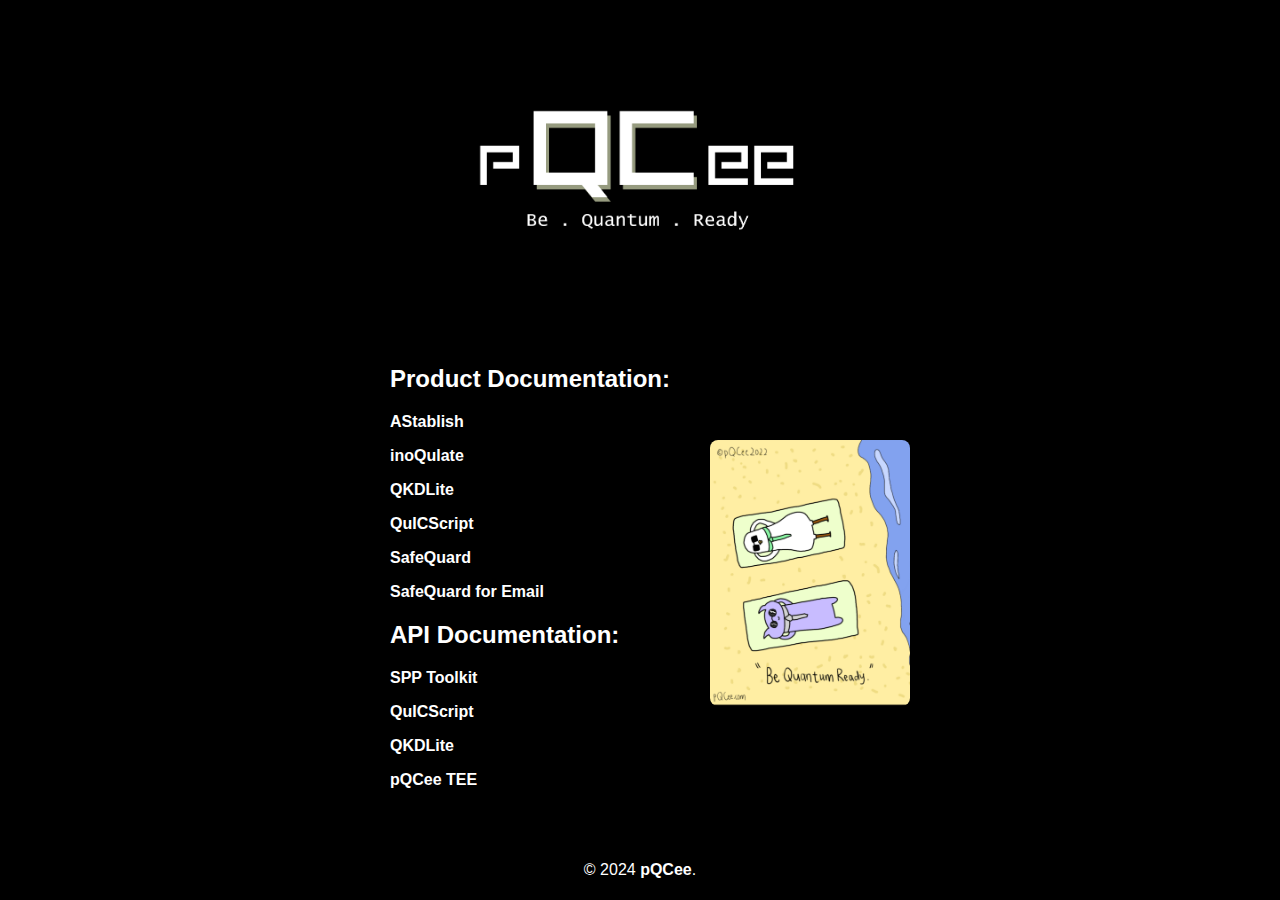
<file: index.html>
<!DOCTYPE html>
<html lang="en">
<head>
    <title>pQCee Github Home Page</title>
    <style>
        body {
            font-family: Arial, sans-serif;
            margin: 0;
            padding: 0;
            background-color: black;
            color: white;
        }
        header {
            background-color: black;
            color: white;
            padding: 1em 0;
            text-align: center;
        }
        .container {
            display: flex;
            justify-content: center;
            align-items: center;
            padding: 20px;
            max-width: 1200px;
            margin: auto;
        }
        main {
            flex: 1;
            padding: 20px;
            max-width: 300px;
        }
        .image1 img {
            max-width: 200px;
            border-radius: 8px;
        }
        .image2 img {
            width: 400px;
            border-radius: 8px;
        }
        h1 {
            font-size: 2em;
            margin-bottom: 0.5em;
        }
        ul {
            list-style: none;
            padding: 0;
        }
        li {
            margin: 1em 0;
        }
        a {
            text-decoration: none;
            color: white;
            font-weight: bold;
        }
        a:hover {
            text-decoration: underline;
        }
        footer {
            margin-top: auto;
            background-color: black;
            color: white;
            text-align: center;
            padding: 1em 0;
            position: relative;
            bottom: 0;
            width: 100%;
        }
    </style>
</head>
<body>
    <header>
        <div class="image2">
            <img src="image/pQCee-logo.png" alt="pQCee Logo">
        </div>
    </header>
    <div class="container">
        <main>
            <h2>Product Documentation:</h2>
            <ul>
                <li><a href="https://pqcee.github.io/AStablish-manual/" target="_blank">AStablish</a></li>
                <li><a href="https://pqcee.github.io/inoQulate-manual/" target="_blank">inoQulate</a></li>
                <li><a href="https://pqcee.github.io/QKDLite-manual/" target="_blank">QKDLite</a></li>
                <li><a href="https://pqcee.github.io/QuICScript-manual/" target="_blank">QuICScript<a></li>
                <li><a href="https://pqcee.github.io/SafeQuard-manual/" target="_blank">SafeQuard</a></li>
                <li><a href="https://pqcee.github.io/SafeQuard-for-email-manual/" target="_blank">SafeQuard for Email</a></li>
            </ul>
            <h2>API Documentation:</h2>
            <ul>
                <li><a href="https://pqcee.github.io/spp-toolkit-manual/" target="_blank">SPP Toolkit</a></li>
                <li><a href="https://pqcee.github.io/QuICScript-manual/using_QuICScript.html#api-reference" target="_blank">QuICScript</a></li>
                <li><a href="https://pqcee.github.io/QKDLite-manual/rest_api.html" target="_blank">QKDLite</a></li>
                <li><a href="https://pqcee.github.io/pQCee-TEE-manual/api-reference.html" target="_blank">pQCee TEE</a></li>
            </ul>
        </main>
        <div class="image1">
            <img src="image/pQCee-comic.png" alt="pQCee Comic">
        </div>
    </div>
    <footer>
        &copy; 2024 <a href="https://www.pqcee.com/" target="_blank" style="color: white; text-decoration: none;">pQCee</a>.
    </footer>
</body>
</html>
</file>
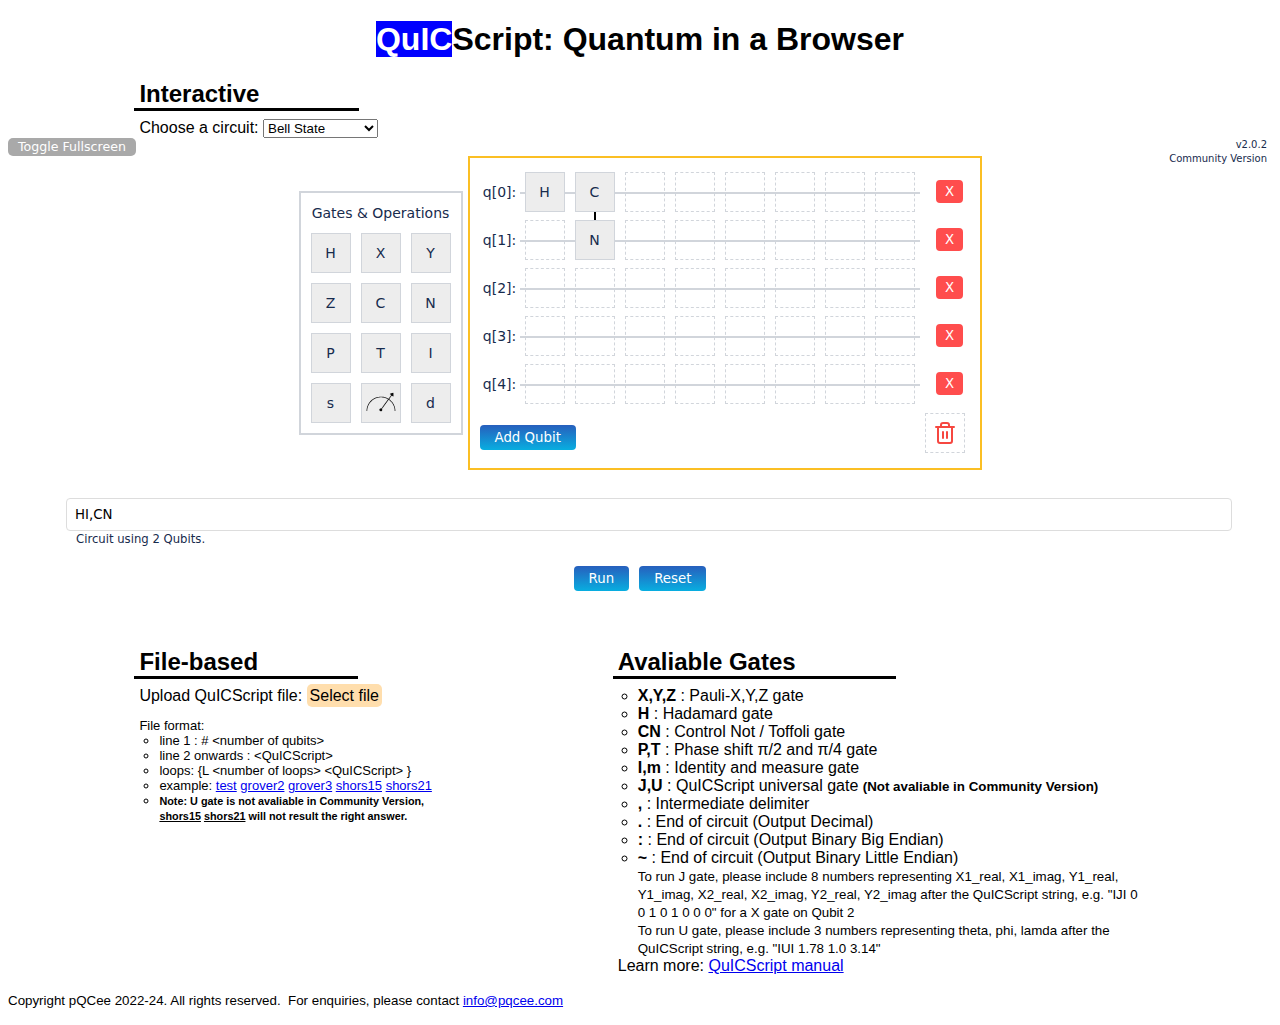
<file: QuICScript/index.html>
<!--
/**
 * @license
 * Author: pQCee
 * Description : QuICScript: Quantum in the browser 
 *
 * Copyright pQCee 2023. All rights reserved
 *
 * “Commons Clause” License Condition v1.0
 *
 * The Software is provided to you by the Licensor under the License, as defined
 * below, subject to the following condition.
 *
 * Without limiting other conditions in the License, the grant of rights under
 * the License will not include, and the License does not grant to you, the
 * right to Sell the Software.
 *
 * For purposes of the foregoing, “Sell” means practicing any or all of the
 * rights granted to you under the License to provide to third parties, for a
 * fee or other consideration (including without limitation fees for hosting or
 * consulting/ support services related to the Software), a product or service
 * whose value derives, entirely or substantially, from the functionality of the
 * Software. Any license notice or attribution required by the License must also
 * include this Commons Clause License Condition notice.
 *
 * Software: QuICScript  
 *
 * License: MIT
 *
 * Licensor: pQCee Pte Ltd
 */
-->
<!DOCTYPE html>
<html lang="en">
  <head>
    <meta charset="UTF-8" />
    <meta name="viewport" content="width=device-width, initial-scale=1.0" />
    <script src="QuICScript.js"></script>
    <link rel="stylesheet" href="style.css" />
    <script defer src="script.js"></script>
    <title>QuICScript by pQCee</title>
  </head>
  <body>
    <div>
      <h1 style="color: #ffffff">
        <span style="background-color: #0000ff">QuIC</span
        ><span style="color: #000000">Script: Quantum in a Browser</span>
      </h1>
    </div>

    <div style="width: 100%">
      <div style="margin-left: 10%">
        <div class="section-title">Interactive</div>
        <div class="section-action">
          <label id="circuitlist" for="circuit-list">Choose a circuit:</label>
          <select name="choice" id="choice" onchange="setChoice(this)">
            <option value="Custom">Custom</option>
            <option value="Bell" selected>Bell State</option>
            <option value="GHZ">GHZ 3 Qubit</option>
            <option value="Simon">Simon s=11</option>
            <option value="Grover2">Grover 2 Qubit</option>
            <option value="Grover3">Grover 3 Qubit</option>
            <option value="Shor21">Shor (factor 21)</option>
            <!-- <option value="Shor15">Shor (factor 15)</option> -->
          </select>
        </div>
      </div>
      <iframe
        id="circuitIframe"
        src=""
        width="100%"
        height="490px"
        frameborder="0"
        scrolling="auto"
        style="display: none"
        allow="fullscreen"
      ></iframe>
    </div>

    <div class="section-two">
      <div style="width: 100%; margin-bottom: 50px">
        <div class="section-title">File-based</div>
        <div class="section-action">
          Upload QuICScript file:
          <input
            type="file"
            id="QSfile"
            class="hidden"
            onChange="{fileQuICScript(this)}"
          />
          <label for="QSfile" id="fileButton">Select file</label>
          <span id="filename"></span>
        </div>
        <div style="padding-left: 5px; font-size: small">
          <p style="margin-bottom: 0px">File format:</p>
          <ul>
            <li>line 1 : # &lt;number of qubits&gt;</li>
            <li>line 2 onwards : &lt;QuICScript&gt;</li>
            <li>loops: {L &lt;number of loops&gt; &lt;QuICScript&gt; }</li>
            <li>
              example:
              <a href="test.txt" target="_blank">test</a>
              <a href="grover2.txt" target="_blank">grover2</a>
              <a href="grover3.txt" target="_blank">grover3</a>
              <a href="shors_15_2_7r.txt" target="_blank">shors15</a>
              <a href="shors_21_2_7r.txt" target="_blank">shors21</a>
            </li>
            <li>
              <small
                ><b
                  >Note: U gate is not avaliable in Community Version, <br /><u
                    >shors15</u
                  >
                  <u>shors21</u> will not result the right answer.</b
                ></small
              >
            </li>
          </ul>
          <div
            style="
              display: grid;
              grid-template-columns: 1fr 1fr;
              margin-top: 20px;
            "
          >
            <div id="qsfilecontent"></div>
            <div id="result"></div>
          </div>
        </div>
      </div>

      <div style="width: auto">
        <div class="section-title">Avaliable Gates</div>
        <div class="section-action">
          <ul>
            <li><b>X,Y,Z</b> : Pauli-X,Y,Z gate</li>
            <li><b>H</b> : Hadamard gate</li>
            <li><b>CN</b> : Control Not / Toffoli gate</li>
            <li><b>P,T</b> : Phase shift &pi;/2 and &pi;/4 gate</li>
            <li><b>I,m</b> : Identity and measure gate</li>
            <li>
              <b>J,U</b> : QuICScript universal gate
              <small><b>(Not avaliable in Community Version)</b></small>
            </li>
            <li><b>,</b> : Intermediate delimiter</li>
            <li><b>.</b> : End of circuit (Output Decimal)</li>
            <li><b>:</b> : End of circuit (Output Binary Big Endian)</li>
            <li><b>~</b> : End of circuit (Output Binary Little Endian)</li>
            <small>
              To run J gate, please include 8 numbers representing X1_real,
              X1_imag, Y1_real, Y1_imag, X2_real, X2_imag, Y2_real, Y2_imag
              after the QuICScript string, e.g. "IJI 0 0 1 0 1 0 0 0" for a X
              gate on Qubit 2
              <br />
              To run U gate, please include 3 numbers representing theta, phi,
              lamda after the QuICScript string, e.g. "IUI 1.78 1.0 3.14"
            </small>
          </ul>
          <span>
            Learn more:
            <a href="https://pqcee.github.io/QuICScript-manual/">
              QuICScript manual
            </a>
          </span>
        </div>
      </div>
    </div>

    <p>
      <small>
        Copyright pQCee 2022-24. All rights reserved.&nbsp; For enquiries,
        please contact <a href="mailto:info@pqcee.com"> info@pqcee.com </a>
      </small>
    </p>
  </body>
</html>
</file>
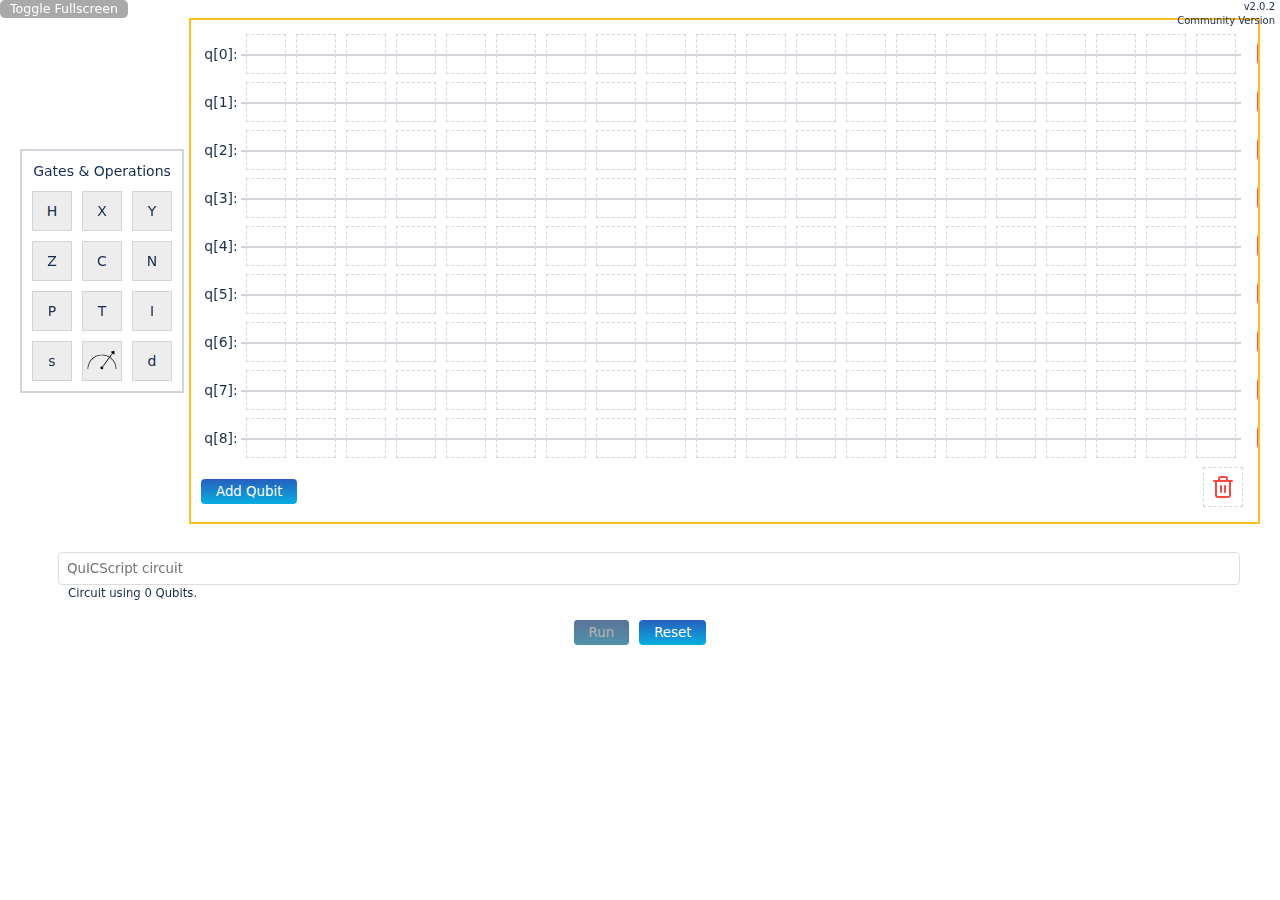
<file: QuICScript/react/index.html>
<!DOCTYPE html>
<html lang="en" style="height: auto">
  <head>
    <meta charset="UTF-8" />
    <meta name="viewport" content="width=device-width, initial-scale=1.0" />
    <title>pQCee Quiscript Builder</title>
    <style>
      div.gate {
        /* Change Gate background color here: Default (#f3f4f6) */
        background-color: #ededed;
      }
    </style>
    <script>
      /** Update Gates present in the palette: Default ["H", "X", "Y", "Z", "C", "N", "P", "T", "I", "s", "U", "d", "m"]  */
      /** Do check the documentation for allowed gates */
      const gates = [
        "H",
        "X",
        "Y",
        "Z",
        "C",
        "N",
        "P",
        "T",
        "I",
        "s",
        "m",
        "d",
      ];

      /** Allow script to inject Quicscript Circuit String via callback_render(quicscript: string) method*/
      let callback_render = (f) => (callback_render = f);
    </script>
    <script type="module" crossorigin src="./assets/index.js"></script>
    <link rel="stylesheet" crossorigin href="./assets/index.css" />
  </head>
  <body>
    <div id="root" style="height: 100%"></div>
  </body>
</html>
</file>
<file: QuICScript/style.css>
H1,
H3 {
  text-align: center;
  font-family: Arial, Helvetica, sans-serif;
}

body {
  font-family: Arial, Helvetica, sans-serif;
}

input[type="number"] {
  width: 40px;
}

input[type="text"] {
  width: 90%;
}

textarea {
  width: 100%;
  border: none;
  outline: none;
}

#section-two {
  display: grid;
  width: 100%;
  grid-template-columns: 1fr 1fr;
}

.section-column {
  width: 100%;
}

ul {
  display: block;
  list-style-type: circle;
  margin: 0;
  padding: 0;
  padding-left: 20px;
}

button {
  width: 40%;
  margin: 10px 0px 5px 0px;
}

.section-title {
  font-weight: bold;
  width: fit-content;
  padding-right: 100px;
  padding-left: 5px;
  font-size: 1.5em;
  border-bottom: 3px solid black;
}

.section-action {
  padding-left: 5px;
  margin-top: 8px;
}

.hidden {
  display: none;
}

#fileButton {
  background: navajowhite;
  border-radius: 5px;
  padding: 3px;
  cursor: pointer;
}

#fileButton:hover {
  background: rgba(255, 222, 173, 0.445);
}

.section-two {
  display: flex;
  margin: 0 10%;
  gap: 40px;
  margin-top: 20px;
}

@media screen and (max-width: 650px) {
  .section-two {
    display: block;
  }
}
</file>
<file: QuICScript/react/assets/index.css>
/*! Author: pQCee
Description : QuICScript engine and Circuit Visualizer

Copyright pQCee 2024 All rights reserved

“Commons Clause” License Condition v1.0

The Software is provided to you by the Licensor under the License, as defined below, subject to the following condition.

Without limiting other conditions in the License, the grant of rights under the License will not include, and the License does not grant to you, the right to Sell the Software.

For purposes of the foregoing, “Sell” means practicing any or all of the rights granted to you under the License to provide to third parties, for a fee or other consideration (including without limitation fees for hosting or consulting/ support services related to the Software), a product or service whose value derives, entirely or substantially, from the functionality of the Software. Any license notice or attribution required by the License must also include this Commons Clause License Condition notice.

Software: QuICScript engine and Circuit Visualizer

License: MIT 1.0 or BSD-3-Clause (whichever is relevant)

Licensor: pQCee Pte Ltd

Community Version: 2.0.2
 */
*{font-family:ui-sans-serif,system-ui,sans-serif,"Apple Color Emoji","Segoe UI Emoji",Segoe UI Symbol,"Noto Color Emoji"}input::-webkit-outer-spin-button,input::-webkit-inner-spin-button{-webkit-appearance:none;margin:0}input[type=number]{-moz-appearance:textfield}::backdrop{background-color:#fff}@media all and (display-mode: fullscreen){#root{padding-top:50px}}html,body,p,div,h1,h2,h3,h4,h5,h6,ul,ol,dl,img,pre,form,fieldset{margin:0;padding:0}img,fieldset{border:0}body,html{height:100%;width:100%}body{background-color:var(--ds-surface, #fff);color:var(--ds-text, #172b4d);font:var( --ds-font-body, normal 400 14px/1.42857142857143 -apple-system, BlinkMacSystemFont, "Segoe UI", "Roboto", "Oxygen", "Ubuntu", "Fira Sans", "Droid Sans", "Helvetica Neue", sans-serif );-ms-overflow-style:-ms-autohiding-scrollbar;text-decoration-skip-ink:auto}p,ul,ol,dl,h1,h2,h3,h4,h5,h6,blockquote,pre,form,table{margin:var(--ds-space-150, 12px) 0 0 0}a{color:var(--ds-link, #0052cc);text-decoration:none}a:hover{color:var(--ds-link, #0065ff);text-decoration:underline}a:active{color:var(--ds-link-pressed, #0747a6)}a:focus-visible{outline:var(--ds-border-width-outline, 2px) solid var(--ds-border-focused, #2684ff);outline-offset:var(--ds-space-025, 2px)}@supports not selector(*:focus-visible){a:focus{outline:var(--ds-border-width-outline, 2px) solid var(--ds-border-focused, #4c9aff);outline-offset:var(--ds-space-025, 2px)}}h1{font:var( --ds-font-heading-xlarge, 600 2.0714285714285716em/1.103448275862069 -apple-system, BlinkMacSystemFont, "Segoe UI", "Roboto", "Oxygen", "Ubuntu", "Fira Sans", "Droid Sans", "Helvetica Neue", sans-serif );letter-spacing:-.01em;color:var(--ds-text);margin-top:var(--ds-space-500)}h2{font:var( --ds-font-heading-large, 500 1.7142857142857142em/1.1666666666666667 -apple-system, BlinkMacSystemFont, "Segoe UI", "Roboto", "Oxygen", "Ubuntu", "Fira Sans", "Droid Sans", "Helvetica Neue", sans-serif );letter-spacing:-.01em;color:var(--ds-text);margin-top:var(--ds-space-500)}h3{font:var( --ds-font-heading-medium, 500 1.4285714285714286em/1.2 -apple-system, BlinkMacSystemFont, "Segoe UI", "Roboto", "Oxygen", "Ubuntu", "Fira Sans", "Droid Sans", "Helvetica Neue", sans-serif );letter-spacing:-.008em;color:var(--ds-text);margin-top:28px}h4{font:var( --ds-font-heading-small, 600 1.1428571428571428em/1.25 -apple-system, BlinkMacSystemFont, "Segoe UI", "Roboto", "Oxygen", "Ubuntu", "Fira Sans", "Droid Sans", "Helvetica Neue", sans-serif );letter-spacing:-.006em;color:var(--ds-text);margin-top:var(--ds-space-300)}h5{font:var( --ds-font-heading-xsmall, 600 1em/1.1428571428571428 -apple-system, BlinkMacSystemFont, "Segoe UI", "Roboto", "Oxygen", "Ubuntu", "Fira Sans", "Droid Sans", "Helvetica Neue", sans-serif );letter-spacing:-.003em;color:var(--ds-text);margin-top:var(--ds-space-200)}h6{font:var( --ds-font-heading-xxsmall, 600 .8571428571428571em/1.3333333333333333 -apple-system, BlinkMacSystemFont, "Segoe UI", "Roboto", "Oxygen", "Ubuntu", "Fira Sans", "Droid Sans", "Helvetica Neue", sans-serif );color:var(--ds-text);margin-top:var(--ds-space-250);text-transform:uppercase}ul,ol,dl{padding-left:var(--ds-space-500, 40px)}dd,dd+dt,li+li{margin-top:var(--ds-space-050, 4px)}ul ul:not(:first-child),ol ul:not(:first-child),ul ol:not(:first-child),ol ol:not(:first-child){margin-top:var(--ds-space-050, 4px)}p:first-child,ul:first-child,ol:first-child,dl:first-child,h1:first-child,h2:first-child,h3:first-child,h4:first-child,h5:first-child,h6:first-child,blockquote:first-child,pre:first-child,form:first-child,table:first-child{margin-top:0}blockquote,q{color:inherit}blockquote{border:none;padding-left:var(--ds-space-500, 40px)}[dir=rtl] blockquote{padding-left:0;padding-right:var(--ds-space-500, 40px)}blockquote:before,q:before{content:"“"}blockquote:after,q:after{content:"”"}blockquote:before{float:left;margin-left:-1em;text-align:right;width:1em}[dir=rtl] blockquote:before{float:right;margin-right:-1em;text-align:left}blockquote>:last-child{display:inline-block}small{font-size:.7857142857142857em;font-style:inherit;line-height:1.4545454545454546;color:var(--ds-text-subtlest, var(--ds-text-subtlest, #6b778c));font-weight:var(--ds-font-weight-bold, 700);margin-top:16px;font-weight:400}code,kbd{font-family:var( --ds-font-family-code, "SFMono-Medium", "SF Mono", "Segoe UI Mono", "Roboto Mono", "Ubuntu Mono", Menlo, Consolas, Courier, monospace )}var,address,dfn,cite{font-style:italic}abbr{border-bottom:1px var(--ds-border, #ccc) dotted;cursor:help}@supports (color-scheme: dark) and (color-scheme: light){[data-color-mode=light]{color-scheme:light}[data-color-mode=dark]{color-scheme:dark}}table{border-collapse:collapse;width:100%}thead,tbody,tfoot{border-bottom:2px solid var(--ds-border, #dfe1e6)}td,th{border:none;padding:var(--ds-space-050, 4px) var(--ds-space-100, 8px);text-align:left}th{vertical-align:top}td:first-child,th:first-child{padding-left:0}td:last-child,th:last-child{padding-right:0}caption{font:var( --ds-font-heading-medium, 500 1.4285714285714286em/1.2 -apple-system, BlinkMacSystemFont, "Segoe UI", "Roboto", "Oxygen", "Ubuntu", "Fira Sans", "Droid Sans", "Helvetica Neue", sans-serif );letter-spacing:-.008em;color:var(--ds-text);margin-top:28px;margin-bottom:var(--ds-space-100, 8px);text-align:left}article,aside,details,figcaption,figure,footer,header,hgroup,main,menu,nav,section{display:block}@-moz-document url-prefix(){img{font-size:0}img:-moz-broken{font-size:inherit}}button{font-family:inherit}.assistive{border:0!important;clip:rect(1px,1px,1px,1px)!important;height:1px!important;overflow:hidden!important;padding:0!important;position:absolute!important;width:1px!important;white-space:nowrap!important}
</file>
